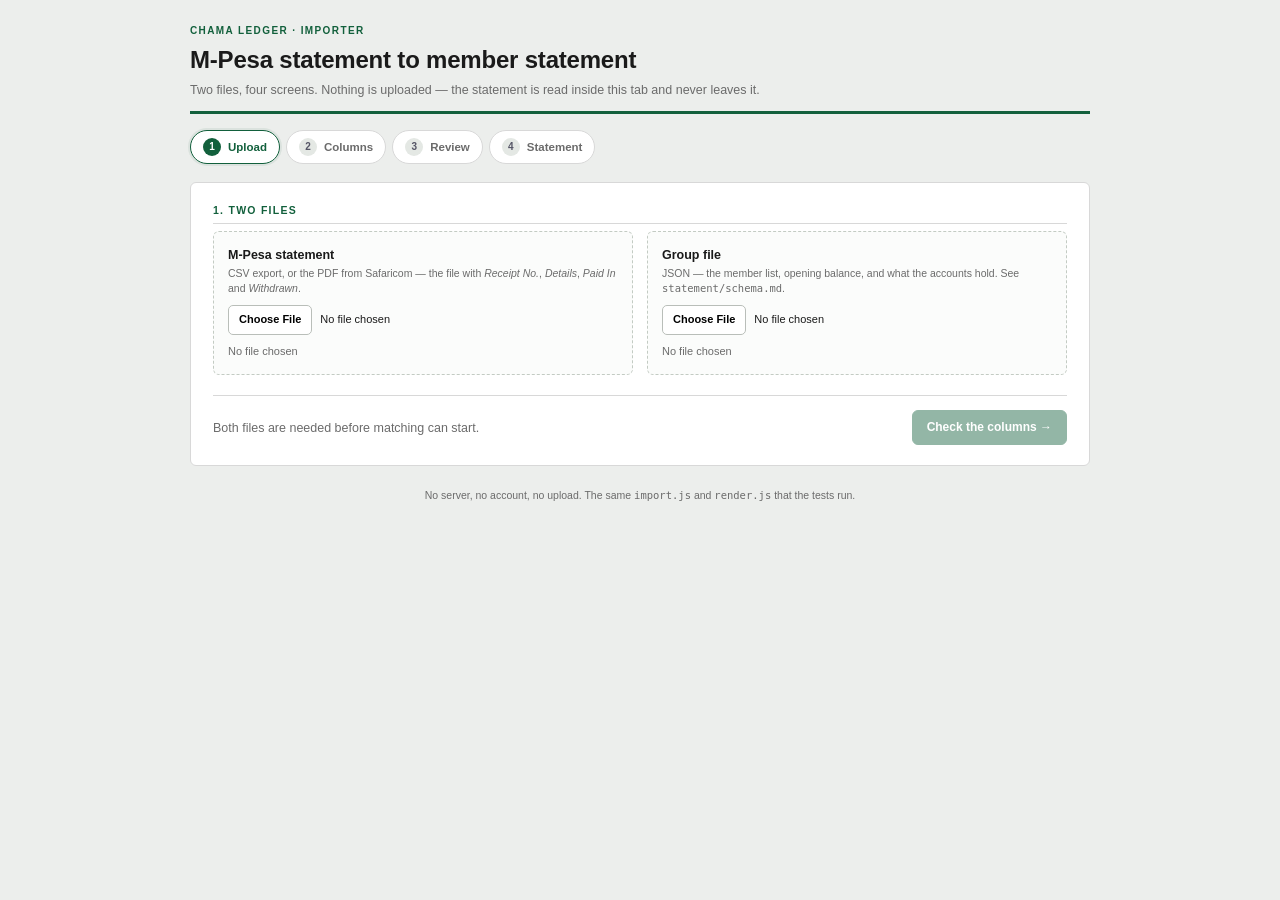
<file: index.html>
<!doctype html>
<html lang="en">
<head>
  <meta charset="utf-8">
  <meta name="viewport" content="width=device-width, initial-scale=1">
  <title>Chama Ledger</title>
  <meta http-equiv="refresh" content="0; url=./importer/importer.html">
  <link rel="canonical" href="./importer/importer.html">
  <style>
    body { font: 16px/1.5 system-ui, -apple-system, "Segoe UI", Roboto, Helvetica, Arial, sans-serif; margin: 40px; color: #1a1a1a; }
    a { color: #12603c; }
  </style>
</head>
<body>
  <p>Opening the <a href="./importer/importer.html">Chama Ledger importer</a>…</p>
  <script>location.replace("./importer/importer.html");</script>
</body>
</html>
</file>
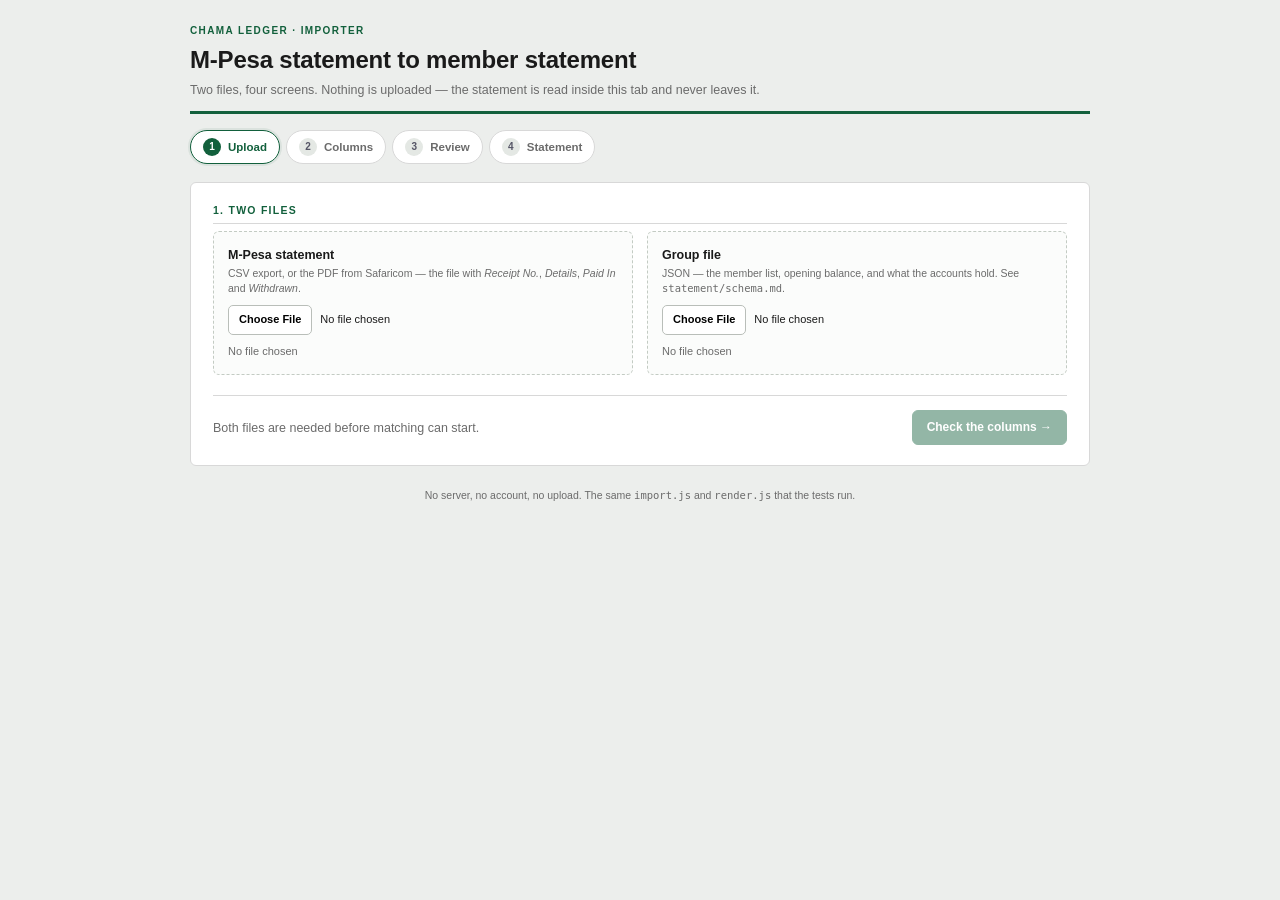
<file: importer/importer.html>
<!doctype html>
<html lang="en">
<head>
<meta charset="utf-8">
<meta name="viewport" content="width=device-width, initial-scale=1">
<meta name="color-scheme" content="light">
<title>M-Pesa importer — Chama Ledger</title>
<!-- The statement's own stylesheet, so the preview is the real thing. -->
<link rel="stylesheet" href="../statement/statement.css">
<style>
  /* App chrome. Everything here is scoped so it cannot change the printed statement. */
  body.app-mode { font-size: 12.5px; }
  #doc { font-size: 11.5px; }
  @media print { #doc { font-size: 10.5px; } }

  .hidden { display: none !important; }
  .app { max-width: 900px; margin: 0 auto; }
  .app-head { margin-bottom: 4px; }
  .app-head h1 { font-size: 24px; }
  .app-head .sub { color: var(--muted); font-size: 12.5px; margin-top: 4px; }
  .app-footer { color: var(--muted); font-size: 10.5px; text-align: center; margin: 22px 0 0; }

  .steps { list-style: none; display: flex; gap: 6px; padding: 0; margin: 16px 0 18px; flex-wrap: wrap; }
  .steps li {
    display: flex; align-items: center; gap: 7px; padding: 7px 12px;
    border: 1px solid var(--line); border-radius: 20px; background: #fff;
    color: var(--muted); font-weight: 600; font-size: 11.5px; cursor: default;
  }
  .steps li.reachable { cursor: pointer; }
  .steps li b {
    display: inline-flex; width: 18px; height: 18px; border-radius: 50%;
    background: #e4e8e4; color: #556; align-items: center; justify-content: center;
    font-size: 10px;
  }
  .steps li.active { border-color: var(--accent); color: var(--accent); box-shadow: 0 0 0 2px rgba(18,96,60,.08); }
  .steps li.active b { background: var(--accent); color: #fff; }
  .steps li.done { color: var(--accent); }
  .steps li.done b { background: #e6f1ea; color: var(--accent); }

  .card { background: #fff; border: 1px solid var(--line); border-radius: 6px; padding: 20px 22px; margin-bottom: 16px; }
  .card > h2:first-child { margin-top: 0; }
  .card p { margin: 0 0 12px; }
  .grid-2 { display: grid; grid-template-columns: repeat(auto-fit, minmax(260px, 1fr)); gap: 14px; }

  .drop { border: 1.5px dashed #c3cbc3; border-radius: 6px; padding: 14px; display: block; background: #fbfcfb; }
  .drop.ok { border-color: #9cc4ac; background: #f6faf7; }
  .drop.bad { border-color: #d9a8a8; background: #fdf7f7; }
  .drop-title { display: block; font-weight: 700; }
  .drop-hint { display: block; color: var(--muted); font-size: 10.5px; margin: 2px 0 9px; }
  input[type=file] { font: inherit; font-size: 11px; max-width: 100%; }
  input[type=file]::file-selector-button {
    font: inherit; font-size: 11px; font-weight: 600; padding: 6px 10px; margin-right: 8px;
    border: 1px solid #b9beb9; border-radius: 5px; background: #fff; cursor: pointer;
  }
  .file-state { display: block; margin-top: 9px; font-size: 11px; color: var(--muted); }
  .file-state.ok { color: var(--accent); font-weight: 700; }
  .file-state.bad { color: var(--bad); font-weight: 700; }

  .pdf-row {
    display: flex; gap: 8px; align-items: center; flex-wrap: wrap;
    margin-top: 12px; padding: 11px 12px; border: 1px solid #d8ddd8;
    border-radius: 6px; background: #fbfcfb;
  }
  .pdf-row label { font-size: 11px; font-weight: 700; }
  .pdf-row input[type=password] {
    font: inherit; font-size: 11.5px; padding: 6px 8px; width: 190px;
    border: 1px solid #c3c8c3; border-radius: 5px; background: #fff;
  }
  .pdf-row .muted { font-size: 10.5px; flex: 1 1 260px; }

  .kv { display: flex; gap: 26px; flex-wrap: wrap; margin: 14px 0 0; }
  .kv div span { display: block; font-size: 9.5px; text-transform: uppercase; letter-spacing: .07em; color: var(--muted); }
  .kv div b { font-size: 12.5px; }

  .msg { border-radius: 4px; padding: 9px 12px; margin: 12px 0; font-size: 11.5px; }
  .msg ul { margin: 5px 0 0 18px; padding: 0; }
  .msg-bad { background: #fbeaea; border: 1px solid #e2b6b6; color: #7a1c1c; }
  .msg-warn { background: #fdf6e7; border: 1px solid #e6d3a6; color: #6b4b00; }
  .msg-ok { background: #eef6f0; border: 1px solid #b7d3c0; color: #14532d; }

  .actions {
    display: flex; gap: 8px; align-items: center; justify-content: flex-end; flex-wrap: wrap;
    margin-top: 20px; padding-top: 14px; border-top: 1px solid var(--line);
  }
  .actions .muted { margin-right: auto; }
  .btn {
    font: inherit; font-weight: 600; font-size: 12px; padding: 8px 14px; border-radius: 6px;
    border: 1px solid #b9beb9; background: #fff; color: var(--ink); cursor: pointer;
  }
  .btn:hover { background: #f2f5f2; }
  .btn:disabled { opacity: .45; cursor: not-allowed; }
  .btn-primary { background: var(--accent); border-color: var(--accent); color: #fff; }
  .btn-primary:hover { background: #0e4d30; }
  .btn-ghost { border-color: transparent; background: transparent; color: var(--accent); padding-left: 6px; padding-right: 6px; }
  .muted { color: var(--muted); }

  .map-grid { display: grid; grid-template-columns: repeat(auto-fit, minmax(240px, 1fr)); gap: 12px 18px; margin-bottom: 6px; }
  .field label { display: block; font-size: 9.5px; letter-spacing: .07em; text-transform: uppercase; color: #5a5a5a; font-weight: 700; margin-bottom: 3px; }
  .field select { font: inherit; font-size: 11.5px; width: 100%; padding: 7px 8px; border: 1px solid #c3c8c3; border-radius: 5px; background: #fff; }
  .field .tag { display: inline-block; margin-left: 6px; font-size: 8.5px; letter-spacing: .05em; padding: 1px 5px; border-radius: 8px; vertical-align: 1px; }
  .field .tag.req { background: #f7e4e4; color: var(--bad); }
  .field .tag.rec { background: #fbf0dd; color: var(--warn); }

  .scroll { overflow-x: auto; }
  .scroll table { min-width: 620px; }
  .recon-strip {
    display: grid; grid-template-columns: repeat(auto-fit, minmax(150px, 1fr)); gap: 12px;
    border: 1px solid var(--line); border-radius: 6px; padding: 14px; background: #fafbfa; margin-bottom: 14px;
  }
  .recon-strip div span { display: block; font-size: 9.5px; text-transform: uppercase; letter-spacing: .07em; color: var(--muted); }
  .recon-strip div b { font-size: 15px; }
  .recon-strip div i { display: block; font-style: normal; font-size: 10px; color: var(--muted); }
  .recon-strip.bad { border-color: #e2b6b6; background: #fdf7f7; }
  .recon-strip.bad .diff { color: var(--bad); }
  .recon-strip.ok { border-color: #b7d3c0; background: #f7fbf8; }
  .recon-strip.ok .diff { color: var(--ok); }

  td select { font: inherit; font-size: 11px; padding: 4px 6px; border: 1px solid #c3c8c3; border-radius: 4px; background: #fff; max-width: 230px; }
  .table-note { font-size: 10.5px; color: var(--muted); margin: 8px 0 0; }
  .line-ref { font-family: Consolas, monospace; }
  .spacer { height: 6px; }

  /* ---------- phones: the importer is usable with one thumb ---------- */
  @media screen and (max-width: 640px) {
    body.app-mode { padding: 12px 8px 28px; font-size: 14px; }
    .app-head h1 { font-size: 21px; }
    .app-head .sub { font-size: 12.5px; line-height: 1.5; }

    .steps {
      flex-wrap: nowrap; overflow-x: auto; gap: 6px;
      margin: 12px 0 14px; padding-bottom: 4px;
      -webkit-overflow-scrolling: touch; scrollbar-width: none;
    }
    .steps::-webkit-scrollbar { display: none; }
    .steps li { flex: 0 0 auto; padding: 8px 11px; font-size: 11.5px; min-height: 44px; }
    .steps li b { width: 20px; height: 20px; }

    .card { padding: 16px 14px; margin-bottom: 12px; }
    .card h2 { font-size: 15px; }

    .grid-2, .map-grid { grid-template-columns: 1fr; gap: 10px; }
    .drop { padding: 12px; }
    .drop-title { font-size: 14px; }
    .drop-hint { font-size: 11.5px; line-height: 1.45; }
    input[type=file] { width: 100%; font-size: 13px; min-height: 44px; }
    input[type=file]::file-selector-button { font-size: 12.5px; padding: 9px 11px; }
    .file-state { font-size: 11.5px; overflow-wrap: anywhere; }

    .pdf-row { flex-direction: column; align-items: stretch; gap: 8px; padding: 12px; }
    .pdf-row input[type=password] { width: 100%; font-size: 16px; padding: 10px; }
    .pdf-row .btn { width: 100%; min-height: 44px; font-size: 15px; }
    .pdf-row .muted { font-size: 11.5px; }

    .msg { font-size: 12.5px; padding: 10px 11px; }
    .kv { gap: 14px 22px; }
    .kv div b { font-size: 13px; }

    .actions { justify-content: stretch; gap: 8px; margin-top: 16px; }
    .actions .muted { flex: 1 0 100%; margin-right: 0; font-size: 11.5px; }
    .actions .btn { flex: 1 1 100%; min-height: 46px; padding: 12px 14px; font-size: 15px; }
    .actions .btn-ghost { border: 1px solid var(--line); }

    .field label { font-size: 10.5px; }
    .field select, td select { font-size: 16px; min-height: 44px; padding: 9px 8px; }
    .scroll { margin: 0 -4px; }
    .scroll table { min-width: 560px; }
    .table-note { font-size: 11px; }

    .recon-strip { grid-template-columns: 1fr 1fr; gap: 10px; padding: 12px; }
    .recon-strip div b { font-size: 14px; }
    .recon-strip div i { font-size: 10.5px; }
    .line-ref { font-size: 10.5px; }

    #step-4-bar { display: grid; grid-template-columns: 1fr 1fr; gap: 8px; margin: 0 0 12px; }
    #step-4-bar .muted { order: -1; grid-column: 1 / -1; text-align: center; font-size: 11px; }
    #step-4-bar .btn { width: 100%; min-height: 46px; padding: 11px 10px; font-size: 13.5px; }

    .app-footer { font-size: 11px; }
  }
</style>
</head>
<body class="app-mode">

<div class="app no-print" id="app">
  <header class="app-head">
    <div class="kicker">Chama Ledger · importer</div>
    <h1>M-Pesa statement to member statement</h1>
    <div class="sub">Two files, four screens. Nothing is uploaded — the statement is read inside this tab and never leaves it.</div>
  </header>

  <ol class="steps" id="steps">
    <li data-step="1"><b>1</b> Upload</li>
    <li data-step="2"><b>2</b> Columns</li>
    <li data-step="3"><b>3</b> Review</li>
    <li data-step="4"><b>4</b> Statement</li>
  </ol>

  <!-- ============================ 1. UPLOAD ============================ -->
  <section class="card" id="step-1">
    <h2>1. Two files</h2>
    <div class="grid-2">
      <div class="drop" id="csv-drop">
        <span class="drop-title">M-Pesa statement</span>
        <span class="drop-hint">CSV export, or the PDF from Safaricom — the file with <em>Receipt No.</em>, <em>Details</em>, <em>Paid In</em> and <em>Withdrawn</em>.</span>
        <input type="file" id="csv-file" accept=".csv,.pdf,text/csv,application/pdf" aria-label="M-Pesa statement CSV or PDF file">
        <span class="file-state" id="csv-state">No file chosen</span>
      </div>
      <div class="drop" id="group-drop">
        <span class="drop-title">Group file</span>
        <span class="drop-hint">JSON — the member list, opening balance, and what the accounts hold. See <code>statement/schema.md</code>.</span>
        <input type="file" id="group-file" accept=".json,application/json" aria-label="Group member list JSON file">
        <span class="file-state" id="group-state">No file chosen</span>
      </div>
    </div>

    <div id="group-summary"></div>

    <div class="pdf-row hidden" id="pdf-row">
      <label for="pdf-password">PDF password</label>
      <input type="password" id="pdf-password" autocomplete="off" spellcheck="false" placeholder="Only if the PDF asks for one">
      <button class="btn" id="pdf-read" type="button">Read PDF</button>
      <span class="muted">M-Pesa emails a locked PDF. The password is used in this tab only — it is never stored or sent.</span>
    </div>

    <div id="step1-error" class="msg msg-bad hidden"></div>

    <div class="actions">
      <span class="muted" id="step1-note">Both files are needed before matching can start.</span>
      <button class="btn btn-primary" id="to-step-2" disabled>Check the columns →</button>
    </div>
  </section>

  <!-- ============================ 2. COLUMNS =========================== -->
  <section class="card hidden" id="step-2">
    <h2>2. Which column is which?</h2>
    <p class="muted">Proposed from the header row. Change anything that is wrong — this is the only place the file layout is assumed. Every amount is read from the columns you pick here.</p>
    <div class="map-grid" id="map-grid"></div>
    <div id="map-warning" class="msg msg-warn hidden"></div>

    <h2>First rows, as they will be read</h2>
    <div class="scroll"><table id="preview-table"></table></div>
    <p class="table-note" id="preview-note"></p>

    <div class="actions">
      <button class="btn btn-ghost" id="back-1">← Back</button>
      <button class="btn btn-primary" id="to-step-3">Match payments →</button>
    </div>
  </section>

  <!-- ============================ 3. REVIEW ============================ -->
  <section class="card hidden" id="step-3">
    <h2>3. What the statement will say</h2>
    <div id="recon-card"></div>
    <div id="review-body"></div>

    <div class="actions">
      <button class="btn btn-ghost" id="back-2">← Columns</button>
      <button class="btn btn-primary" id="to-step-4">Build the statement →</button>
    </div>
  </section>

  <p class="app-footer no-print">No server, no account, no upload. The same <code>import.js</code> and <code>render.js</code> that the tests run.</p>
</div>

<!-- ============================ 4. STATEMENT ========================= -->
<div class="actions no-print hidden" id="step-4-bar">
  <button class="btn btn-ghost" id="back-3">← Review</button>
  <span class="muted" id="step4-note"></span>
  <button class="btn" id="download-json">Download JSON</button>
  <button class="btn btn-ghost" id="start-over">Start over</button>
  <button class="btn btn-primary" id="print">Print / Save as PDF</button>
</div>
<main id="doc" class="hidden"></main>

<script src="../statement/render.js"></script>
<script src="import.js"></script>
<script src="pdf.js"></script>
<script>
(function () {
  "use strict";

  var importer = window.ChamaImport;
  var api = window.ChamaStatement;
  var $ = function (id) { return document.getElementById(id); };

  if (!importer || !api) {
    document.getElementById("app").innerHTML =
      "<div class='msg msg-bad'><b>The importer did not load.</b> Open this folder as it was delivered: " +
      "<code>importer.html</code> needs <code>import.js</code> beside it and <code>../statement/render.js</code>.</div>";
    return;
  }

  var state = {
    step: 1,
    maxStep: 1,
    source: null,
    sourceName: "",
    pdfFile: null,
    parsed: null,
    group: null,
    groupName: "",
    mapping: null,
    resolutions: {},
    result: null,
  };

  var FIELDS = [
    ["receipt", "Receipt / transaction ID", "rec"],
    ["date", "Date", "req"],
    ["details", "Details / description", "req"],
    ["paidIn", "Money in", "req"],
    ["withdrawn", "Money out", "rec"],
    ["status", "Status", "rec"],
  ];

  /* ---------- helpers ---------- */

  function esc(value) {
    return String(value == null ? "" : value).replace(/[&<>"']/g, function (c) {
      return { "&": "&amp;", "<": "&lt;", ">": "&gt;", '"': "&quot;", "'": "&#39;" }[c];
    });
  }

  function money(n) {
    return api.fmt(n);
  }

  function viaLabel(via) {
    return { phone: "Phone", name: "Full name", surname: "Surname", manual: "Your call" }[via] || via;
  }

  function viaBadge(via) {
    var cls = via === "phone" || via === "manual" ? "ok" : "warn";
    return "<span class='badge " + cls + "'>" + esc(viaLabel(via)) + "</span>";
  }

  function show(el, html) {
    el.innerHTML = html;
    el.classList.remove("hidden");
  }

  function hide(el) {
    el.innerHTML = "";
    el.classList.add("hidden");
  }

  /* ---------- navigation ---------- */

  function goStep(n) {
    state.step = n;
    if (n > state.maxStep) state.maxStep = n;

    [1, 2, 3].forEach(function (i) {
      $("step-" + i).classList.toggle("hidden", i !== n);
    });
    $("step-4-bar").classList.toggle("hidden", n !== 4);
    $("doc").classList.toggle("hidden", n !== 4);
    $("app").classList.toggle("hidden", n === 4);
    document.body.classList.toggle("app-mode", n !== 4);

    var items = document.querySelectorAll("#steps li");
    for (var i = 0; i < items.length; i += 1) {
      var step = Number(items[i].getAttribute("data-step"));
      items[i].classList.toggle("active", step === n);
      items[i].classList.toggle("done", step < n);
      items[i].classList.toggle("reachable", step <= state.maxStep);
      if (step === n) items[i].setAttribute("aria-current", "step");
      else items[i].removeAttribute("aria-current");
    }

    if (n === 2) renderPreview();
    window.scrollTo(0, 0);
  }

  document.querySelectorAll("#steps li").forEach(function (li) {
    li.addEventListener("click", function () {
      var step = Number(li.getAttribute("data-step"));
      if (step === 4) {
        if (state.result) buildView();
        return;
      }
      if (step <= state.maxStep) goStep(step);
    });
  });

  /* ---------- 1. files ---------- */

  function fail1(message) {
    var el = $("step1-error");
    el.className = "msg msg-bad";
    el.innerHTML = "<b>" + esc(message) + "</b>";
  }

  function warn1(message) {
    var el = $("step1-error");
    el.className = "msg msg-warn";
    el.innerHTML = "<b>" + esc(message) + "</b>";
  }

  function clear1Error() {
    var el = $("step1-error");
    el.className = "msg msg-bad hidden";
    el.innerHTML = "";
  }

  function setFileState(id, text, kind) {
    var el = $(id);
    el.textContent = text;
    el.className = "file-state" + (kind ? " " + kind : "");
  }

  function groupProblems(g) {
    var problems = [];
    if (!g || typeof g !== "object") return ["The file is not a JSON object."];
    if (!g.group) problems.push("No group name.");
    if (!g.period) problems.push("No period label (for example \"November 2026\").");
    if (!g.periodStart || !g.periodEnd) problems.push("No periodStart / periodEnd.");
    else if (g.periodStart > g.periodEnd) problems.push("periodStart is after periodEnd.");
    if (!Array.isArray(g.members) || !g.members.length) problems.push("No members listed.");
    else {
      g.members.forEach(function (m, i) {
        if (!m || !m.name) problems.push("Member " + (i + 1) + " has no name.");
        else if (!isFinite(Number(m.expected))) problems.push(m.name + " has no expected amount.");
      });
    }
    if (!isFinite(Number(g.openingBalance))) problems.push("openingBalance is not a number.");
    if (!g.statementBalances || typeof g.statementBalances !== "object") {
      problems.push("No statementBalances ({ mpesa, cash }).");
    }
    return problems;
  }

  function ready() {
    var ok = Boolean(state.parsed && state.group && !groupProblems(state.group).length);
    $("to-step-2").disabled = !ok;
    $("step1-note").textContent = ok
      ? "Ready. " + state.parsed.rows.length + " transactions, " + state.group.members.length + " members."
      : "Both files are needed before matching can start.";
  }

  function applyParsed(parsed, name, detail) {
    state.parsed = parsed;
    state.sourceName = name;
    state.mapping = importer.guessMapping(parsed.headers);
    state.resolutions = {};
    state.result = null;
    state.maxStep = 1;

    $("csv-drop").className = "drop ok";
    setFileState("csv-state", detail, "ok");
    renderMapping();
    ready();
  }

  function loadCsv(file) {
    clear1Error();
    var reader = new FileReader();
    reader.onload = function () {
      try {
        var text = String(reader.result);
        var parsed = importer.parseCsv(text);
        if (!parsed.headers.length) throw new Error("no header row found");
        if (!parsed.rows.length) throw new Error("a header but no transactions");

        state.source = text;
        state.pdfFile = null;
        $("pdf-row").classList.add("hidden");
        $("pdf-password").value = "";
        applyParsed(parsed, file.name,
          file.name + " · " + parsed.rows.length + " rows · " + parsed.headers.length + " columns");
      } catch (err) {
        state.source = null;
        state.parsed = null;
        $("csv-drop").className = "drop bad";
        setFileState("csv-state", "Could not read that file", "bad");
        fail1("CSV: " + err.message + ".");
        ready();
      }
    };
    reader.readAsText(file);
  }

  var PDF_MESSAGES = {
    NOT_PDF: "That file is not a PDF. If it is a CSV, choose it as a CSV instead.",
    BAD_PDF: "This PDF is damaged or incomplete. Download the statement again, or use the CSV.",
    BAD_PASSWORD: "That password did not open the PDF. M-Pesa puts it in the same email as the statement — type it above, then press Read PDF.",
    UNSUPPORTED_ENCRYPTION: "This PDF is locked in a way this reader does not support yet. Export the CSV from M-Pesa instead.",
    NO_TEXT: "This PDF has no text layer — it looks like a scan or a picture. Export the CSV from M-Pesa instead.",
    NO_TABLE: "Text was found, but no transaction table. The statement format may have changed; export the CSV instead.",
    NO_PAGES: "This PDF has no readable pages. Download the statement again.",
    NO_INFLATE: "This browser cannot uncompress PDF files. Use a current Chrome, Edge or Firefox.",
  };

  function pdfMessage(err) {
    return PDF_MESSAGES[err && err.code] || (err && err.message) || "The PDF could not be read.";
  }

  function loadPdf(file, password) {
    clear1Error();
    state.pdfFile = file;
    state.source = null;
    state.parsed = null;
    $("pdf-row").classList.remove("hidden");
    $("csv-drop").className = "drop";
    setFileState("csv-state", "Reading " + file.name + " …");
    ready();

    if (!window.ChamaPdf) {
      $("csv-drop").className = "drop bad";
      setFileState("csv-state", "PDF reader missing", "bad");
      fail1("The PDF reader did not load. Keep pdf.js beside importer.html.");
      return;
    }

    file.arrayBuffer().then(function (buffer) {
      return window.ChamaPdf.extractTable(new Uint8Array(buffer), password || "");
    }).then(function (table) {
      state.source = table;
      applyParsed(table, file.name,
        file.name + " · " + table.rows.length + " rows · " + table.pageCount +
        " page" + (table.pageCount === 1 ? "" : "s"));
      if (table.warnings && table.warnings.length) warn1(table.warnings.join(" "));
    }).catch(function (err) {
      state.source = null;
      state.parsed = null;
      $("csv-drop").className = "drop bad";
      if (err && err.code === "BAD_PASSWORD") {
        setFileState("csv-state", "Locked PDF — password needed", "bad");
        $("pdf-password").focus();
      } else {
        setFileState("csv-state", "Could not read that PDF", "bad");
      }
      fail1("PDF: " + pdfMessage(err));
      ready();
    });
  }

  function loadGroup(file) {
    clear1Error();
    var reader = new FileReader();
    reader.onload = function () {
      var parsed;
      try {
        parsed = JSON.parse(String(reader.result));
      } catch (err) {
        state.group = null;
        $("group-drop").className = "drop bad";
        setFileState("group-state", "That file is not valid JSON", "bad");
        fail1("Group file: " + err.message);
        ready();
        return;
      }

      var problems = groupProblems(parsed);
      if (problems.length) {
        state.group = null;
        $("group-drop").className = "drop bad";
        $("group-summary").innerHTML =
          "<div class='msg msg-bad'><b>This group file cannot be used yet:</b><ul>" +
          problems.map(function (p) { return "<li>" + esc(p) + "</li>"; }).join("") +
          "</ul></div>";
        setFileState("group-state", problems.length + " problem" + (problems.length === 1 ? "" : "s"), "bad");
        ready();
        return;
      }

      state.group = parsed;
      state.groupName = file.name;
      state.result = null;
      state.maxStep = 1;

      $("group-drop").className = "drop ok";
      setFileState("group-state", file.name + " · " + parsed.members.length + " members", "ok");

      var balances = parsed.statementBalances || {};
      var held = Number(balances.mpesa || 0) + Number(balances.cash || 0);
      $("group-summary").innerHTML =
        "<div class='kv'>" +
        "<div><span>Group</span><b>" + esc(parsed.group) + "</b></div>" +
        "<div><span>Period</span><b>" + esc(parsed.period) + "</b></div>" +
        "<div><span>Members</span><b>" + parsed.members.length + "</b></div>" +
        "<div><span>Opening</span><b>" + money(parsed.openingBalance) + "</b></div>" +
        "<div><span>Accounts hold</span><b>" + money(held) + "</b></div>" +
        "</div>";
      ready();
    };
    reader.readAsText(file);
  }

  $("csv-file").addEventListener("change", function (e) {
    var file = e.target.files && e.target.files[0];
    if (!file) return;
    if (/\.pdf$/i.test(file.name) || file.type === "application/pdf") {
      loadPdf(file, $("pdf-password").value);
    } else {
      loadCsv(file);
    }
  });
  $("pdf-read").addEventListener("click", function () {
    if (state.pdfFile) loadPdf(state.pdfFile, $("pdf-password").value);
    else fail1("Choose a PDF statement first.");
  });
  $("pdf-password").addEventListener("keydown", function (e) {
    if (e.key === "Enter") {
      e.preventDefault();
      $("pdf-read").click();
    }
  });
  $("group-file").addEventListener("change", function (e) {
    if (e.target.files && e.target.files[0]) loadGroup(e.target.files[0]);
  });

  $("to-step-2").addEventListener("click", function () { goStep(2); });
  $("back-1").addEventListener("click", function () { goStep(1); });
  $("back-2").addEventListener("click", function () { goStep(2); });
  $("back-3").addEventListener("click", function () { goStep(3); });

  /* ---------- 2. columns ---------- */

  function cleanMapping() {
    var out = {};
    Object.keys(state.mapping || {}).forEach(function (field) {
      var value = state.mapping[field];
      if (value !== undefined && value !== null && value !== "") out[field] = Number(value);
    });
    return out;
  }

  function renderMapping() {
    var headers = state.parsed.headers;
    var html = FIELDS.map(function (field) {
      var name = field[0];
      var label = field[1];
      var tag = field[2];
      var current = state.mapping[name];
      var options = ["<option value=''>— not in this file —</option>"].concat(
        headers.map(function (h, i) {
          return "<option value='" + i + "'" + (Number(current) === i ? " selected" : "") + ">" +
            i + " · " + esc(h || "(blank header)") + "</option>";
        })
      ).join("");
      var tagHtml = tag === "req"
        ? "<span class='tag req'>required</span>"
        : tag === "rec" ? "<span class='tag rec'>recommended</span>" : "";
      return "<div class='field'><label for='map-" + name + "'>" + esc(label) + tagHtml + "</label>" +
        "<select id='map-" + name + "' data-field='" + name + "'>" + options + "</select></div>";
    }).join("");

    $("map-grid").innerHTML = html;

    $("map-grid").querySelectorAll("select").forEach(function (select) {
      select.addEventListener("change", function () {
        var field = select.getAttribute("data-field");
        if (select.value === "") delete state.mapping[field];
        else state.mapping[field] = Number(select.value);
        state.resolutions = {};
        renderPreview();
      });
    });

    renderPreview();
  }

  function renderPreview() {
    if (!state.parsed) return;
    var mapping = cleanMapping();
    var needs = ["date", "details", "paidIn"].filter(function (f) { return mapping[f] === undefined; });
    var optional = [
      ["receipt", "Without a receipt column, the same payment can be counted twice."],
      ["withdrawn", "Without a money-out column, withdrawals will not be seen at all."],
      ["status", "Without a status column, failed transactions cannot be told apart from successful ones."],
    ].filter(function (pair) { return mapping[pair[0]] === undefined; });

    var box = $("map-warning");
    if (needs.length) {
      box.className = "msg msg-bad";
      box.innerHTML = "<b>The importer cannot run without " + needs.join(", ") + ".</b>";
      $("to-step-3").disabled = true;
    } else if (optional.length) {
      box.className = "msg msg-warn";
      box.innerHTML = "<b>Optional columns are unmapped:</b><ul>" +
        optional.map(function (p) { return "<li>" + esc(p[1]) + "</li>"; }).join("") + "</ul>";
      $("to-step-3").disabled = false;
    } else {
      box.className = "msg msg-ok";
      box.innerHTML = "<b>All six columns are mapped.</b>";
      $("to-step-3").disabled = false;
    }

    var rows = importer.toTransactions(state.parsed, mapping).slice(0, 5);
    var head = "<thead><tr><th class='n'>Line</th><th class='n'>Date</th><th>Details</th>" +
      "<th class='n'>Money in</th><th class='n'>Money out</th><th>Receipt</th><th>Status</th></tr></thead>";
    var body = rows.map(function (t) {
      return "<tr><td class='n line-ref'>" + t.line + "</td>" +
        "<td class='n'>" + (t.date ? esc(t.date) : "<span class='neg'>" + esc(t.rawDate || "unreadable") + "</span>") + "</td>" +
        "<td>" + esc(t.details) + "</td>" +
        "<td class='n'>" + (t.paidIn ? money(t.paidIn) : "—") + "</td>" +
        "<td class='n'>" + (t.withdrawn ? money(t.withdrawn) : "—") + "</td>" +
        "<td class='ref'>" + esc(t.receipt) + "</td>" +
        "<td>" + esc(t.status) + "</td></tr>";
    }).join("");

    $("preview-table").innerHTML = head + "<tbody>" + body + "</tbody>";
    $("preview-note").textContent = "Showing " + Math.min(5, state.parsed.rows.length) +
      " of " + state.parsed.rows.length + " rows. Line numbers match the file, so a finding can be traced back.";
  }

  $("to-step-3").addEventListener("click", function () { rebuild(false); });

  /* ---------- 3. review ---------- */

  function rebuild(keepScroll) {
    try {
      state.result = importer.buildStatement(state.group, state.source, cleanMapping(), state.resolutions);
    } catch (err) {
      show($("review-body"), "<div class='msg msg-bad'><b>The importer stopped:</b> " + esc(err.message) + "</div>");
      goStep(3);
      return;
    }
    renderReview();
    goStep(3);
    if (keepScroll) window.scrollTo(0, Number(keepScroll) || 0);
  }

  function issueBlock(title, issues) {
    if (!issues.length) return "";
    var errors = issues.filter(function (i) { return i.level === "error"; });
    return "<h2>" + esc(title) + "</h2>" +
      "<div class='issues " + (errors.length ? "issues-error" : "issues-warn") + "'>" +
      (errors.length
        ? "<b>" + errors.length + " thing" + (errors.length === 1 ? "" : "s") + " must be resolved before this statement is sent.</b>"
        : "<b>Worth a look, not a blocker.</b>") +
      "<ul>" + issues.map(function (i) {
        return "<li><b>" + (i.level === "error" ? "Error" : "Note") + ":</b> " + esc(i.message) + "</li>";
      }).join("") + "</ul></div>";
  }

  function renderReview() {
    var result = state.result;
    var report = result.report;
    var statement = result.statement;
    var c = api.compute(statement);
    var validation = api.validate(statement);

    var diffLabel = c.reconciled ? "" : c.difference < 0 ? "statement is short" : "statement is over";
    $("recon-card").innerHTML =
      "<div class='recon-strip " + (c.reconciled ? "ok" : "bad") + "'>" +
      "<div><span>Statement closes</span><b>" + money(c.closing) + "</b></div>" +
      "<div><span>Accounts hold</span><b>" + money(c.stated) + "</b></div>" +
      "<div><span>Difference</span><b class='diff'>" + money(Math.abs(c.difference)) + "</b>" +
      (diffLabel ? "<i>" + diffLabel + "</i>" : "") + "</div>" +
      "<div><span>Status</span><b>" + (c.reconciled ? "✓ Reconciled" : "✗ Does not reconcile") + "</b></div>" +
      "</div>";

    var html = "";

    html += issueBlock("What the importer found", report.issues);
    html += issueBlock("What the statement check says", validation);

    if (!report.issues.length && !validation.length) {
      html += "<div class='msg msg-ok'><b>Nothing outstanding.</b> Every payment was matched and the books agree with the accounts.</div>";
    }

    // Human decisions: unknown, set aside, and already assigned rows all stay editable.
    var decisions = [];
    report.unknown.forEach(function (u) {
      decisions.push({ line: u.line, date: u.date, amount: u.amount, details: u.details, current: "" });
    });
    report.matched.filter(function (m) { return m.via === "manual"; }).forEach(function (m) {
      decisions.push({ line: m.line, date: m.date, amount: m.amount, details: m.details || "", current: m.member });
    });
    report.ignored.forEach(function (i) {
      decisions.push({ line: i.line, date: i.date, amount: i.amount, details: i.details, current: "__ignore__" });
    });
    decisions.sort(function (a, b) { return a.line - b.line; });

    html += "<h2>Needs a decision</h2>";
    if (!decisions.length) {
      html += "<p class='table-note'>Nothing needs your decision. Every payment was matched by phone, name or surname.</p>";
    } else {
      html += "<p class='table-note'>The importer will not guess. Assign money only when you know who paid; the month must still add up afterwards.</p>" +
        "<div class='scroll'><table><thead><tr><th class='n'>Line</th><th class='n'>Date</th><th>Details in the file</th>" +
        "<th class='n'>Amount</th><th>Decision</th></tr></thead><tbody>" +
        decisions.map(function (d) {
          return "<tr><td class='n line-ref'>" + d.line + "</td>" +
            "<td class='n'>" + api.fmtDate(d.date) + "</td>" +
            "<td>" + esc(d.details) + "</td>" +
            "<td class='n'>" + money(d.amount) + "</td>" +
            "<td><select data-line='" + d.line + "' aria-label='Decision for line " + d.line + "'>" + decisionOptions(statement.members, d.current) + "</select></td></tr>";
        }).join("") + "</tbody></table></div>";
    }

    if (report.matched.length) {
      html += "<h2>Matched payments</h2>" +
        "<div class='scroll'><table><thead><tr><th class='n'>Line</th><th class='n'>Date</th><th>Member</th>" +
        "<th class='n'>Amount</th><th>Matched by</th></tr></thead><tbody>" +
        report.matched.map(function (m) {
          return "<tr><td class='n line-ref'>" + m.line + "</td><td class='n'>" + api.fmtDate(m.date) + "</td>" +
            "<td>" + esc(m.member) + "</td><td class='n'>" + money(m.amount) + "</td>" +
            "<td>" + viaBadge(m.via) + "</td></tr>";
        }).join("") + "</tbody></table></div>";
    }

    html += findingsBlock(report);

    $("review-body").innerHTML = html;

    var selects = $("review-body").querySelectorAll("select[data-line]");
    for (var i = 0; i < selects.length; i += 1) {
      selects[i].addEventListener("change", onDecision);
    }

    var errors = report.issues.filter(function (x) { return x.level === "error"; })
      .concat(validation.filter(function (x) { return x.level === "error"; }));
    var button = $("to-step-4");
    button.textContent = errors.length ? "Build anyway →" : "Build the statement →";
  }

  function onDecision(event) {
    var select = event.target;
    var line = select.getAttribute("data-line");
    if (select.value === "") delete state.resolutions[line];
    else state.resolutions[line] = select.value;
    rebuild(window.scrollY + 1);
  }

  function decisionOptions(members, current) {
    var options = [
      { value: "", label: "— automatic —" },
      { value: "__ignore__", label: "Set aside (not counted)" },
    ].concat(members.map(function (m) { return { value: m.name, label: m.name }; }));

    return options.map(function (o) {
      return "<option value='" + esc(o.value) + "'" + (o.value === current ? " selected" : "") + ">" +
        esc(o.label) + "</option>";
    }).join("");
  }

  function findingsBlock(report) {
    var html = "";

    if (report.outflows.length) {
      html += "<h2>Money out — not yet an expense or a loan</h2>" +
        "<p class='table-note'>A withdrawal is reported, never guessed. Add it to the group file's <code>expenses</code> or <code>loans</code>, then import again.</p>" +
        "<div class='scroll'><table><thead><tr><th class='n'>Line</th><th class='n'>Date</th><th>Details</th>" +
        "<th class='n'>Amount</th></tr></thead><tbody>" +
        report.outflows.map(function (o) {
          return "<tr><td class='n line-ref'>" + o.line + "</td><td class='n'>" + api.fmtDate(o.date) + "</td>" +
            "<td>" + esc(o.details) + "</td><td class='n'>" + money(o.amount) + "</td></tr>";
        }).join("") + "</tbody></table></div>";
    }

    if (report.duplicates.length) {
      html += "<h2>Duplicate receipts — counted once</h2>" +
        "<p class='table-note'>The same M-Pesa code appearing twice is the most common way a chama's books inflate. The later row is ignored; the receipt is kept in the statement once.</p>" +
        "<div class='scroll'><table><thead><tr><th class='n'>Line</th><th>Receipt</th><th class='n'>Amount</th>" +
        "<th>Details</th></tr></thead><tbody>" +
        report.duplicates.map(function (d) {
          return "<tr><td class='n line-ref'>" + d.line + "</td><td class='ref'>" + esc(d.receipt) + "</td>" +
            "<td class='n'>" + money(d.amount) + "</td><td>" + esc(d.details) + "</td></tr>";
        }).join("") + "</tbody></table></div>";
    }

    if (report.outsidePeriod.length) {
      html += "<h2>Outside this period — ignored</h2>" +
        "<p class='table-note'>These belong to another month. Import that month's export to account for them.</p>" +
        "<div class='scroll'><table><thead><tr><th class='n'>Line</th><th class='n'>Date</th><th>Details</th>" +
        "<th class='n'>Amount</th></tr></thead><tbody>" +
        report.outsidePeriod.map(function (o) {
          return "<tr><td class='n line-ref'>" + o.line + "</td><td class='n'>" + api.fmtDate(o.date) + "</td>" +
            "<td>" + esc(o.details) + "</td><td class='n'>" + money(o.amount) + "</td></tr>";
        }).join("") + "</tbody></table></div>";
    }

    if (report.incomplete.length) {
      html += "<h2>Not complete — ignored</h2>" +
        "<p class='table-note'>The statement marks these as not completed. They are not money.</p>" +
        "<div class='scroll'><table><thead><tr><th class='n'>Line</th><th>Receipt</th><th>Status</th>" +
        "<th class='n'>Amount</th></tr></thead><tbody>" +
        report.incomplete.map(function (o) {
          return "<tr><td class='n line-ref'>" + o.line + "</td><td class='ref'>" + esc(o.receipt) + "</td>" +
            "<td>" + esc(o.status) + "</td><td class='n'>" + money(o.amount) + "</td></tr>";
        }).join("") + "</tbody></table></div>";
    }

    return html;
  }

  /* ---------- 4. statement ---------- */

  function buildView() {
    if (!state.result) return;
    $("doc").innerHTML = api.render(state.result.statement);
    var c = api.compute(state.result.statement);
    $("step4-note").textContent = c.reconciled
      ? "Reconciled at " + money(c.closing) + "."
      : "Does not reconcile — difference " + money(Math.abs(c.difference)) + ". The banner stays visible on purpose.";
    goStep(4);
  }

  $("to-step-4").addEventListener("click", buildView);
  $("print").addEventListener("click", function () { window.print(); });

  $("download-json").addEventListener("click", function () {
    if (!state.result) return;
    var s = state.result.statement;
    var blob = new Blob([JSON.stringify(s, null, 2) + "\n"], { type: "application/json" });
    var url = URL.createObjectURL(blob);
    var a = document.createElement("a");
    var slug = String(s.group + "-" + s.period).toLowerCase().replace(/[^a-z0-9]+/g, "-").replace(/^-|-$/g, "");
    a.href = url;
    a.download = (slug || "statement") + ".json";
    document.body.appendChild(a);
    a.click();
    a.remove();
    window.setTimeout(function () { URL.revokeObjectURL(url); }, 1000);
  });

  $("start-over").addEventListener("click", function () {
    state = {
      step: 1, maxStep: 1, source: null, sourceName: "", pdfFile: null, parsed: null,
      group: null, groupName: "", mapping: null, resolutions: {}, result: null,
    };
    $("csv-file").value = "";
    $("group-file").value = "";
    $("pdf-password").value = "";
    $("pdf-row").classList.add("hidden");
    $("csv-drop").className = "drop";
    $("group-drop").className = "drop";
    setFileState("csv-state", "No file chosen");
    setFileState("group-state", "No file chosen");
    $("group-summary").innerHTML = "";
    $("map-grid").innerHTML = "";
    $("preview-table").innerHTML = "";
    $("review-body").innerHTML = "";
    $("recon-card").innerHTML = "";
    $("doc").innerHTML = "";
    clear1Error();
    ready();
    goStep(1);
  });

  ready();
  goStep(1);
})();
</script>
</body>
</html>
</file>
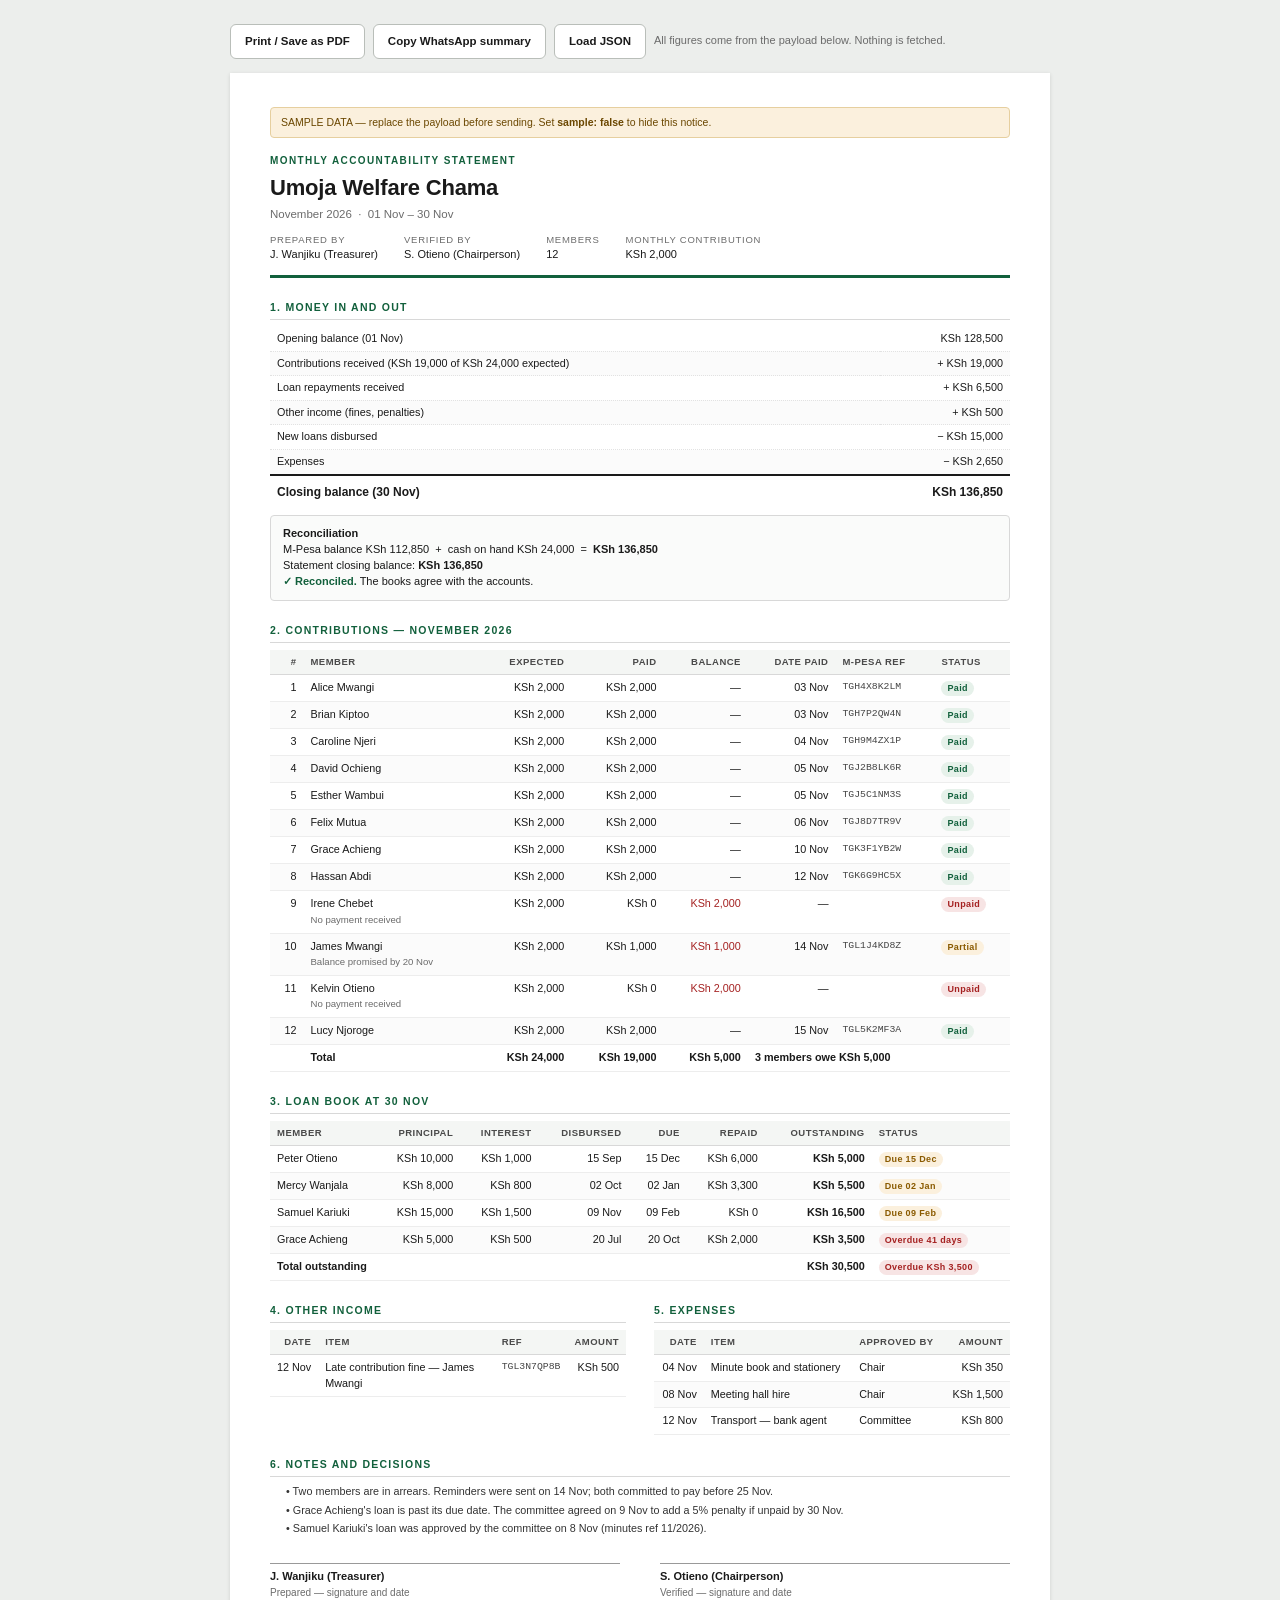
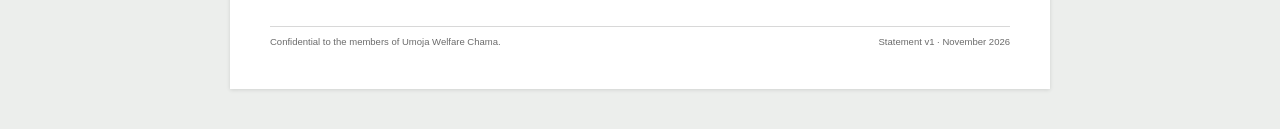
<file: statement/statement.html>
<!doctype html>
<html lang="en">
<head>
<meta charset="utf-8">
<meta name="viewport" content="width=device-width, initial-scale=1">
<meta name="color-scheme" content="light">
<title>Chama Monthly Statement</title>
<link rel="stylesheet" href="statement.css">
</head>
<body>

<div class="toolbar no-print">
  <button type="button" onclick="window.print()">Print / Save as PDF</button>
  <button type="button" onclick="copyWhatsApp()">Copy WhatsApp summary</button>
  <label class="file">Load JSON<input type="file" id="load" accept=".json,application/json"></label>
  <span class="hint" id="hint">All figures come from the payload below. Nothing is fetched.</span>
</div>

<main id="doc"></main>

<!--
  ============================================================================
  THIS FILE IS A SHELL. Three things only:
    1. the stylesheet link above (statement.css)
    2. the data payload below
    3. six lines of wiring at the bottom
  All arithmetic and layout live in render.js.

  TO USE IT MANUALLY
    Duplicate this file per group/period, edit the payload, print to PDF.
    If you change a figure, the reconciliation check will tell you if it is wrong.

  THE PAYLOAD CONTRACT is documented in schema.md. Every field is optional
  except: group, period, periodStart, periodEnd, openingBalance,
  statementBalances, members.

  Swap the data without editing this file: toolbar -> "Load JSON".
  That is the same call the future app will make.
  ============================================================================
-->
<script id="payload" type="application/json">
{
  "sample": true,
  "group": "Umoja Welfare Chama",
  "period": "November 2026",
  "periodStart": "2026-11-01",
  "periodEnd": "2026-11-30",
  "preparedBy": "J. Wanjiku (Treasurer)",
  "verifiedBy": "S. Otieno (Chairperson)",
  "openingBalance": 128500,
  "statementBalances": { "mpesa": 112850, "cash": 24000 },
  "members": [
    { "name": "Alice Mwangi",   "expected": 2000, "paid": 2000, "date": "2026-11-03", "ref": "TGH4X8K2LM", "note": "" },
    { "name": "Brian Kiptoo",   "expected": 2000, "paid": 2000, "date": "2026-11-03", "ref": "TGH7P2QW4N", "note": "" },
    { "name": "Caroline Njeri", "expected": 2000, "paid": 2000, "date": "2026-11-04", "ref": "TGH9M4ZX1P", "note": "" },
    { "name": "David Ochieng",  "expected": 2000, "paid": 2000, "date": "2026-11-05", "ref": "TGJ2B8LK6R", "note": "" },
    { "name": "Esther Wambui",  "expected": 2000, "paid": 2000, "date": "2026-11-05", "ref": "TGJ5C1NM3S", "note": "" },
    { "name": "Felix Mutua",    "expected": 2000, "paid": 2000, "date": "2026-11-06", "ref": "TGJ8D7TR9V", "note": "" },
    { "name": "Grace Achieng",  "expected": 2000, "paid": 2000, "date": "2026-11-10", "ref": "TGK3F1YB2W", "note": "" },
    { "name": "Hassan Abdi",    "expected": 2000, "paid": 2000, "date": "2026-11-12", "ref": "TGK6G9HC5X", "note": "" },
    { "name": "Irene Chebet",   "expected": 2000, "paid": 0,    "date": "",           "ref": "",           "note": "No payment received" },
    { "name": "James Mwangi",   "expected": 2000, "paid": 1000, "date": "2026-11-14", "ref": "TGL1J4KD8Z", "note": "Balance promised by 20 Nov" },
    { "name": "Kelvin Otieno",  "expected": 2000, "paid": 0,    "date": "",           "ref": "",           "note": "No payment received" },
    { "name": "Lucy Njoroge",   "expected": 2000, "paid": 2000, "date": "2026-11-15", "ref": "TGL5K2MF3A", "note": "" }
  ],
  "loans": [
    { "member": "Peter Otieno",  "principal": 10000, "interest": 1000, "disbursedOn": "2026-09-15", "dueOn": "2026-12-15", "repaidToDate": 6000, "repaidThisPeriod": 4000 },
    { "member": "Mercy Wanjala", "principal": 8000,  "interest": 800,  "disbursedOn": "2026-10-02", "dueOn": "2027-01-02", "repaidToDate": 3300, "repaidThisPeriod": 2500 },
    { "member": "Samuel Kariuki","principal": 15000, "interest": 1500, "disbursedOn": "2026-11-09", "dueOn": "2027-02-09", "repaidToDate": 0,    "repaidThisPeriod": 0 },
    { "member": "Grace Achieng", "principal": 5000,  "interest": 500,  "disbursedOn": "2026-07-20", "dueOn": "2026-10-20", "repaidToDate": 2000, "repaidThisPeriod": 0 }
  ],
  "otherIncome": [
    { "date": "2026-11-12", "item": "Late contribution fine — James Mwangi", "amount": 500, "ref": "TGL3N7QP8B" }
  ],
  "expenses": [
    { "date": "2026-11-04", "item": "Minute book and stationery", "amount": 350,  "approvedBy": "Chair" },
    { "date": "2026-11-08", "item": "Meeting hall hire",          "amount": 1500, "approvedBy": "Chair" },
    { "date": "2026-11-12", "item": "Transport — bank agent",     "amount": 800,  "approvedBy": "Committee" }
  ],
  "notes": [
    "Two members are in arrears. Reminders were sent on 14 Nov; both committed to pay before 25 Nov.",
    "Grace Achieng's loan is past its due date. The committee agreed on 9 Nov to add a 5% penalty if unpaid by 30 Nov.",
    "Samuel Kariuki's loan was approved by the committee on 8 Nov (minutes ref 11/2026)."
  ]
}
</script>

<script src="render.js"></script>
<script>
  (function () {
    "use strict";

    var doc = document.getElementById("doc");
    var hint = document.getElementById("hint");
    var current = null;

    function draw(data) {
      current = data;
      doc.innerHTML = ChamaStatement.render(data);
      return current;
    }

    function setHint(text) {
      hint.textContent = text;
    }

    // 1. Draw the payload that lives in this file.
    try {
      draw(JSON.parse(document.getElementById("payload").textContent));
    } catch (err) {
      doc.innerHTML = "<div class='issues issues-error'><b>Could not read the payload.</b><ul><li>" +
        String(err.message).replace(/[<>&]/g, "") + "</li></ul></div>";
    }

    // 2. Replace the data from a JSON file, without editing this HTML.
    document.getElementById("load").addEventListener("change", function (event) {
      var file = event.target.files && event.target.files[0];
      if (!file) return;
      var reader = new FileReader();
      reader.onload = function () {
        try {
          draw(JSON.parse(String(reader.result)));
          setHint("Loaded " + file.name + ". Check the reconciliation line.");
        } catch (err) {
          setHint("Could not read " + file.name + ": " + err.message);
        }
      };
      reader.readAsText(file);
    });

    // 3. Copy the short version for WhatsApp.
    window.copyWhatsApp = function () {
      if (!current) return;
      var text = ChamaStatement.toWhatsApp(current);
      if (navigator.clipboard && navigator.clipboard.writeText) {
        navigator.clipboard.writeText(text).then(
          function () { setHint("Copied. Paste into the group's WhatsApp."); },
          function () { window.prompt("Copy this:", text); }
        );
      } else {
        window.prompt("Copy this:", text);
      }
    };

    // Exposed for testing and for the future app.
    window.drawStatement = draw;
    window.chamaStatement = function () { return current; };
  })();
</script>
</body>
</html>
</file>
<file: statement/statement.css>
:root {
    --ink: #1a1a1a;
    --muted: #6b6b6b;
    --line: #d8d8d8;
    --accent: #12603c;
    --ok: #12603c;
    --bad: #a52222;
    --warn: #8a5a00;
    --band: #f4f6f4;
  }
  * { box-sizing: border-box; }
  html, body { margin: 0; padding: 0; }
  body {
    font: 11.5px/1.45 "Segoe UI", Roboto, Helvetica, Arial, sans-serif;
    color: var(--ink);
    background: #eceeec;
    padding: 24px 12px 40px;
  }
  .toolbar {
    max-width: 820px; margin: 0 auto 14px;
    display: flex; gap: 8px; align-items: center; flex-wrap: wrap;
  }
  .toolbar button, .toolbar .file {
    font: inherit; font-weight: 600; cursor: pointer;
    padding: 8px 14px; border-radius: 6px; border: 1px solid #b9beb9;
    background: #fff; color: var(--ink);
  }
  .toolbar button:hover, .toolbar .file:hover { background: var(--accent); color: #fff; border-color: var(--accent); }
  .toolbar .file input { display: none; }
  .toolbar .hint { color: var(--muted); font-size: 11px; }
  #doc {
    max-width: 820px; margin: 0 auto; background: #fff;
    padding: 34px 40px 40px; box-shadow: 0 1px 4px rgba(0,0,0,.12);
  }

  /* rendered content */
  header { border-bottom: 3px solid var(--accent); padding-bottom: 12px; margin-bottom: 16px; }
  .kicker { font-size: 10px; letter-spacing: .14em; text-transform: uppercase; color: var(--accent); font-weight: 700; }
  h1 { font-size: 22px; margin: 4px 0 2px; letter-spacing: -.2px; }
  .sub { color: var(--muted); font-size: 11.5px; }
  .meta { display: flex; gap: 26px; flex-wrap: wrap; margin-top: 10px; font-size: 11px; }
  .meta div span { color: var(--muted); display: block; font-size: 9.5px; text-transform: uppercase; letter-spacing: .08em; }

  h2 {
    font-size: 10.5px; letter-spacing: .12em; text-transform: uppercase;
    color: var(--accent); margin: 22px 0 7px; padding-bottom: 4px;
    border-bottom: 1px solid var(--line);
  }
  table { width: 100%; border-collapse: collapse; font-size: 10.8px; }
  th, td { padding: 5px 7px; border-bottom: 1px solid #ededed; text-align: left; vertical-align: top; }
  th { background: var(--band); font-size: 9.5px; text-transform: uppercase; letter-spacing: .05em; color: #4a4a4a; border-bottom: 1px solid var(--line); }
  td.n, th.n { text-align: right; white-space: nowrap; font-variant-numeric: tabular-nums; }
  tbody tr:nth-child(even) td { background: #fbfbfb; }
  tr { page-break-inside: avoid; }
  .ref { font-family: Consolas, monospace; font-size: 9.8px; color: #444; }
  .badge { display: inline-block; padding: 1px 6px; border-radius: 10px; font-size: 9px; font-weight: 700; letter-spacing: .04em; }
  .badge.ok { background: #e6f1ea; color: var(--ok); }
  .badge.warn { background: #fbf0dd; color: var(--warn); }
  .badge.bad { background: #f7e4e4; color: var(--bad); }
  .neg { color: var(--bad); }
  .note-inline { color: var(--muted); font-size: 9.6px; }

  .summary { width: 100%; margin-top: 2px; }
  .summary td { padding: 4px 7px; border-bottom: 1px dotted #e2e2e2; }
  .summary tr.total td { border-top: 2px solid var(--ink); border-bottom: none; font-weight: 700; font-size: 12px; padding-top: 8px; }
  .summary td.n { width: 130px; }

  .grid2 { display: flex; gap: 28px; flex-wrap: wrap; }
  .grid2 > div { flex: 1 1 300px; }

  .recon { margin-top: 10px; padding: 10px 12px; border: 1px solid var(--line); background: #fafbfa; border-radius: 4px; font-size: 11px; }
  .recon .ok { color: var(--ok); font-weight: 700; }
  .recon .bad { color: var(--bad); font-weight: 700; }

  .issues { border-radius: 4px; padding: 9px 12px; margin-bottom: 14px; font-size: 10.8px; }
  .issues ul { margin: 6px 0 0 18px; padding: 0; }
  .issues li { margin: 3px 0; }
  .issues-error { background: #fbeaea; border: 1px solid #e2b6b6; color: #7a1c1c; }
  .issues-warn { background: #fdf6e7; border: 1px solid #e6d3a6; color: #6b4b00; }
  .sample-banner { background: #fbf0dd; border: 1px solid #e6cf9f; color: #6b4700; padding: 7px 10px; border-radius: 4px; font-size: 10.5px; margin-bottom: 16px; }

  .note { font-size: 10.8px; color: #333; margin: 3px 0 0 16px; }
  .sign { display: flex; gap: 40px; margin-top: 26px; flex-wrap: wrap; }
  .sign div { flex: 1 1 220px; border-top: 1px solid #999; padding-top: 5px; font-size: 10px; color: var(--muted); }
  .sign div b { display: block; color: var(--ink); font-size: 11px; margin-bottom: 1px; }
  footer { margin-top: 26px; padding-top: 8px; border-top: 1px solid var(--line); font-size: 9.5px; color: var(--muted); display: flex; justify-content: space-between; gap: 12px; }

  @page { size: A4; margin: 13mm 12mm; }
  @media print {
    body { background: #fff; padding: 0; font-size: 10.5px; }
    .no-print { display: none !important; }
    #doc { box-shadow: none; padding: 0; max-width: none; }
    h2 { margin-top: 16px; }
    a { color: inherit; text-decoration: none; }
  }

  /* ---------- phones: the statement is readable and printable from 360px ---------- */
  @media screen and (max-width: 640px) {
    body { padding: 12px 8px 28px; }

    .toolbar { gap: 6px; }
    .toolbar button, .toolbar .file {
      min-height: 44px; padding: 10px 12px; font-size: 13px; flex: 1 1 auto;
    }
    .toolbar .hint { flex-basis: 100%; font-size: 11px; }

    #doc { padding: 18px 12px 24px; font-size: 11.5px; }
    #doc h1 { font-size: 20px; }
    #doc table { font-size: 10px; }
    #doc th, #doc td { padding: 4px 5px; }
    /* Detail tables are wider than a phone. Let each one scroll sideways
       instead of forcing the whole page wide. */
    #doc table:not(.summary) { display: block; overflow-x: auto; white-space: nowrap; }
    #doc .summary td.n { width: 96px; }
    #doc .grid2 { gap: 16px; }
    #doc .grid2 > div { flex-basis: 100%; }
    #doc footer { flex-direction: column; gap: 4px; }
  }
</file>
